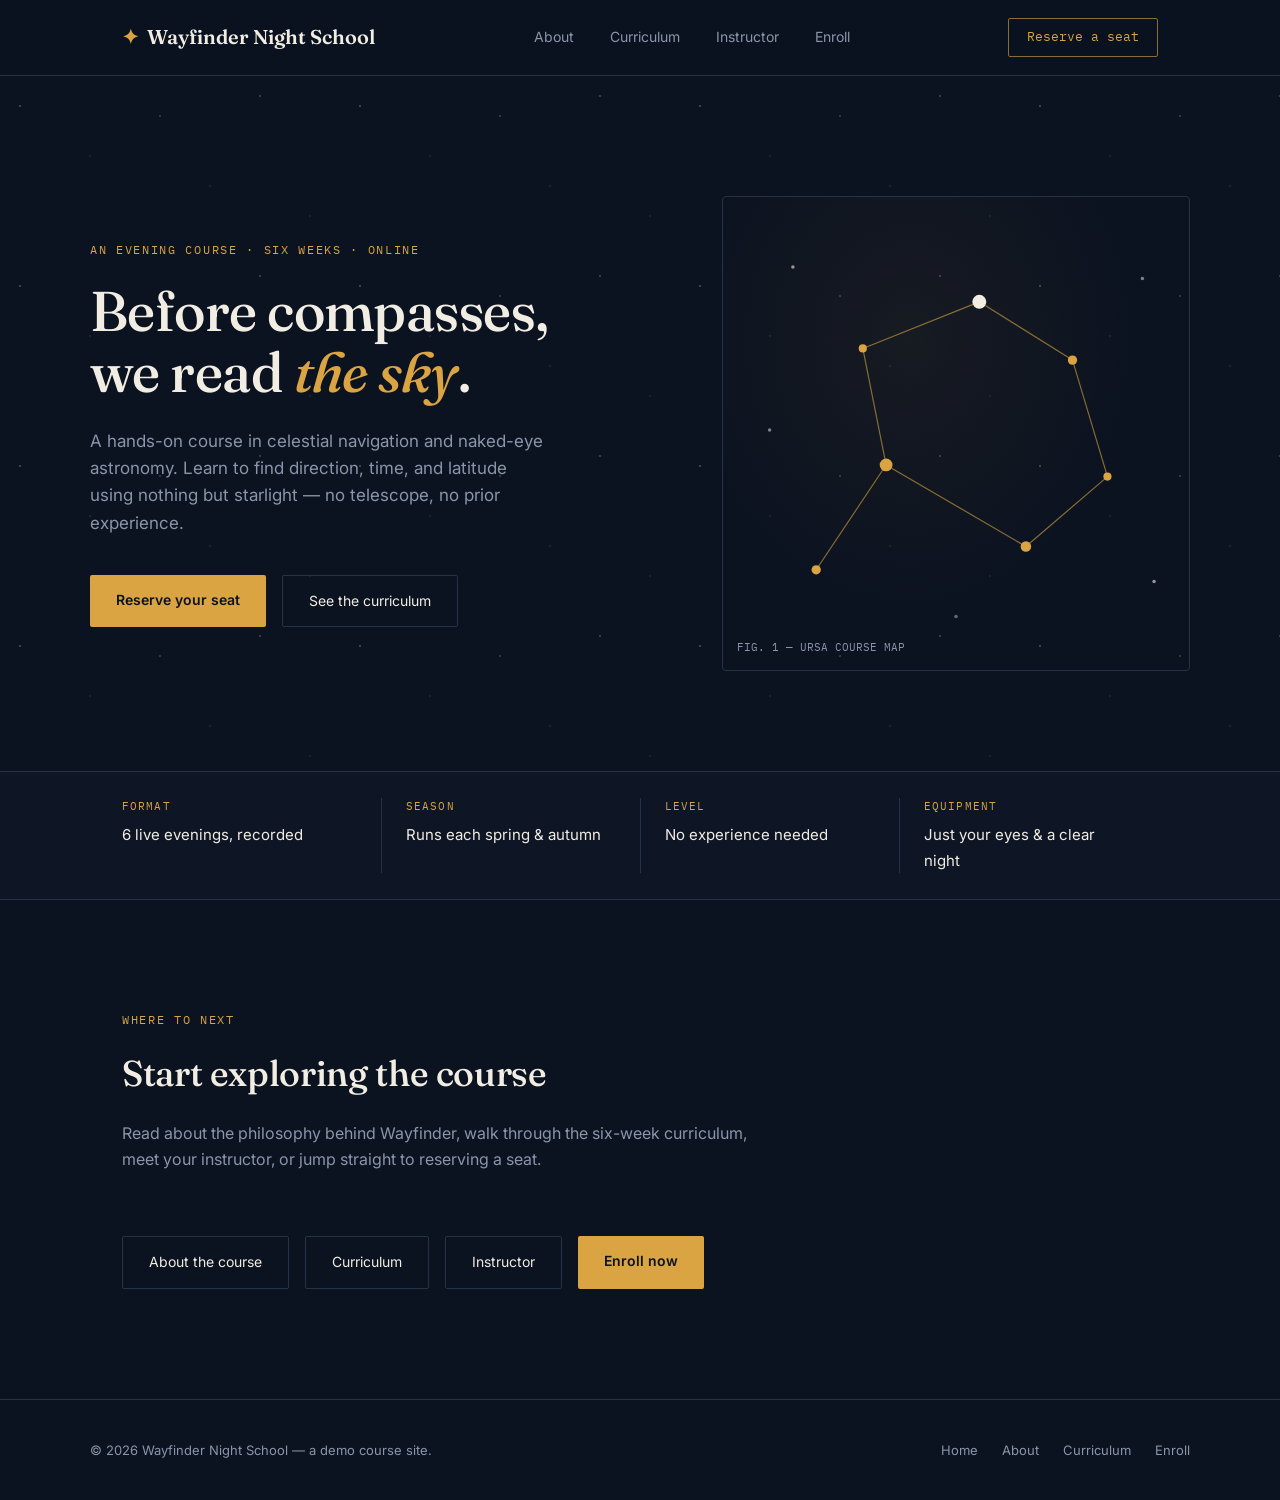
<file: wayfinder-night-school-site/index.html>
<!DOCTYPE html>
<html lang="en">
<head>
<meta charset="UTF-8">
<meta name="viewport" content="width=device-width, initial-scale=1.0">
<title>Wayfinder Night School — Celestial Navigation & Naked-Eye Astronomy</title>
<link rel="preconnect" href="https://fonts.googleapis.com">
<link rel="preconnect" href="https://fonts.gstatic.com" crossorigin>
<link href="https://fonts.googleapis.com/css2?family=Fraunces:opsz,wght@9..144,300;9..144,500;9..144,600&family=Inter:wght@400;500;600&family=IBM+Plex+Mono:wght@400;500&display=swap" rel="stylesheet">
<link rel="stylesheet" href="styles.css">
</head>
<body>

<header>
  <nav>
    <a href="index.html" class="brand"><span class="dot">✦</span> Wayfinder Night School</a>
    <div class="navlinks">
      <a href="about.html">About</a>
      <a href="curriculum.html">Curriculum</a>
      <a href="instructor.html">Instructor</a>
      <a href="enroll.html">Enroll</a>
    </div>
    <a class="nav-cta" href="enroll.html">Reserve a seat</a>
  </nav>
</header>

<section class="hero">
  <div class="stars"></div>
  <div class="hero-inner">
    <div>
      <span class="eyebrow">An evening course · six weeks · online</span>
      <h1>Before compasses,<br>we read <em>the sky</em>.</h1>
      <p class="lead">A hands-on course in celestial navigation and naked-eye astronomy. Learn to find direction, time, and latitude using nothing but starlight — no telescope, no prior experience.</p>
      <div class="cta-row">
        <a class="btn-primary" href="enroll.html">Reserve your seat</a>
        <a class="btn-ghost" href="curriculum.html">See the curriculum</a>
      </div>
    </div>
    <div class="constellation-frame">
      <svg viewBox="0 0 400 400" xmlns="http://www.w3.org/2000/svg">
        <line x1="80" y1="320" x2="140" y2="230" stroke="#8A6D34" stroke-width="1"/>
        <line x1="140" y1="230" x2="120" y2="130" stroke="#8A6D34" stroke-width="1"/>
        <line x1="120" y1="130" x2="220" y2="90" stroke="#8A6D34" stroke-width="1"/>
        <line x1="220" y1="90" x2="300" y2="140" stroke="#8A6D34" stroke-width="1"/>
        <line x1="300" y1="140" x2="330" y2="240" stroke="#8A6D34" stroke-width="1"/>
        <line x1="330" y1="240" x2="260" y2="300" stroke="#8A6D34" stroke-width="1"/>
        <line x1="260" y1="300" x2="140" y2="230" stroke="#8A6D34" stroke-width="1"/>
        <circle cx="80" cy="320" r="4" fill="#D9A441"/>
        <circle cx="140" cy="230" r="5.5" fill="#D9A441"/>
        <circle cx="120" cy="130" r="3.5" fill="#D9A441"/>
        <circle cx="220" cy="90" r="6" fill="#F2EDE3"/>
        <circle cx="300" cy="140" r="4" fill="#D9A441"/>
        <circle cx="330" cy="240" r="3.5" fill="#D9A441"/>
        <circle cx="260" cy="300" r="4.5" fill="#D9A441"/>
        <circle cx="60" cy="60" r="1.5" fill="#F2EDE3" opacity="0.6"/>
        <circle cx="360" cy="70" r="1.5" fill="#F2EDE3" opacity="0.5"/>
        <circle cx="40" cy="200" r="1.5" fill="#F2EDE3" opacity="0.5"/>
        <circle cx="370" cy="330" r="1.5" fill="#F2EDE3" opacity="0.6"/>
        <circle cx="200" cy="360" r="1.5" fill="#F2EDE3" opacity="0.4"/>
      </svg>
      <span class="frame-label">FIG. 1 — URSA COURSE MAP</span>
    </div>
  </div>
</section>

<div class="almanac">
  <div class="almanac-inner">
    <div class="almanac-item">
      <span class="k">Format</span>
      <span class="v">6 live evenings, recorded</span>
    </div>
    <div class="almanac-item">
      <span class="k">Season</span>
      <span class="v">Runs each spring & autumn</span>
    </div>
    <div class="almanac-item">
      <span class="k">Level</span>
      <span class="v">No experience needed</span>
    </div>
    <div class="almanac-item">
      <span class="k">Equipment</span>
      <span class="v">Just your eyes & a clear night</span>
    </div>
  </div>
</div>

<section>
  <div class="wrap">
    <div class="section-head">
      <span class="eyebrow">Where to next</span>
      <h2>Start exploring the course</h2>
      <p>Read about the philosophy behind Wayfinder, walk through the six-week curriculum, meet your instructor, or jump straight to reserving a seat.</p>
    </div>
    <div class="cta-row">
      <a class="btn-ghost" href="about.html">About the course</a>
      <a class="btn-ghost" href="curriculum.html">Curriculum</a>
      <a class="btn-ghost" href="instructor.html">Instructor</a>
      <a class="btn-primary" href="enroll.html">Enroll now</a>
    </div>
  </div>
</section>

<footer>
  <div class="footer-inner">
    <span>© 2026 Wayfinder Night School — a demo course site.</span>
    <div class="flinks">
      <a href="index.html">Home</a>
      <a href="about.html">About</a>
      <a href="curriculum.html">Curriculum</a>
      <a href="enroll.html">Enroll</a>
    </div>
  </div>
</footer>

</body>
</html>
</file>
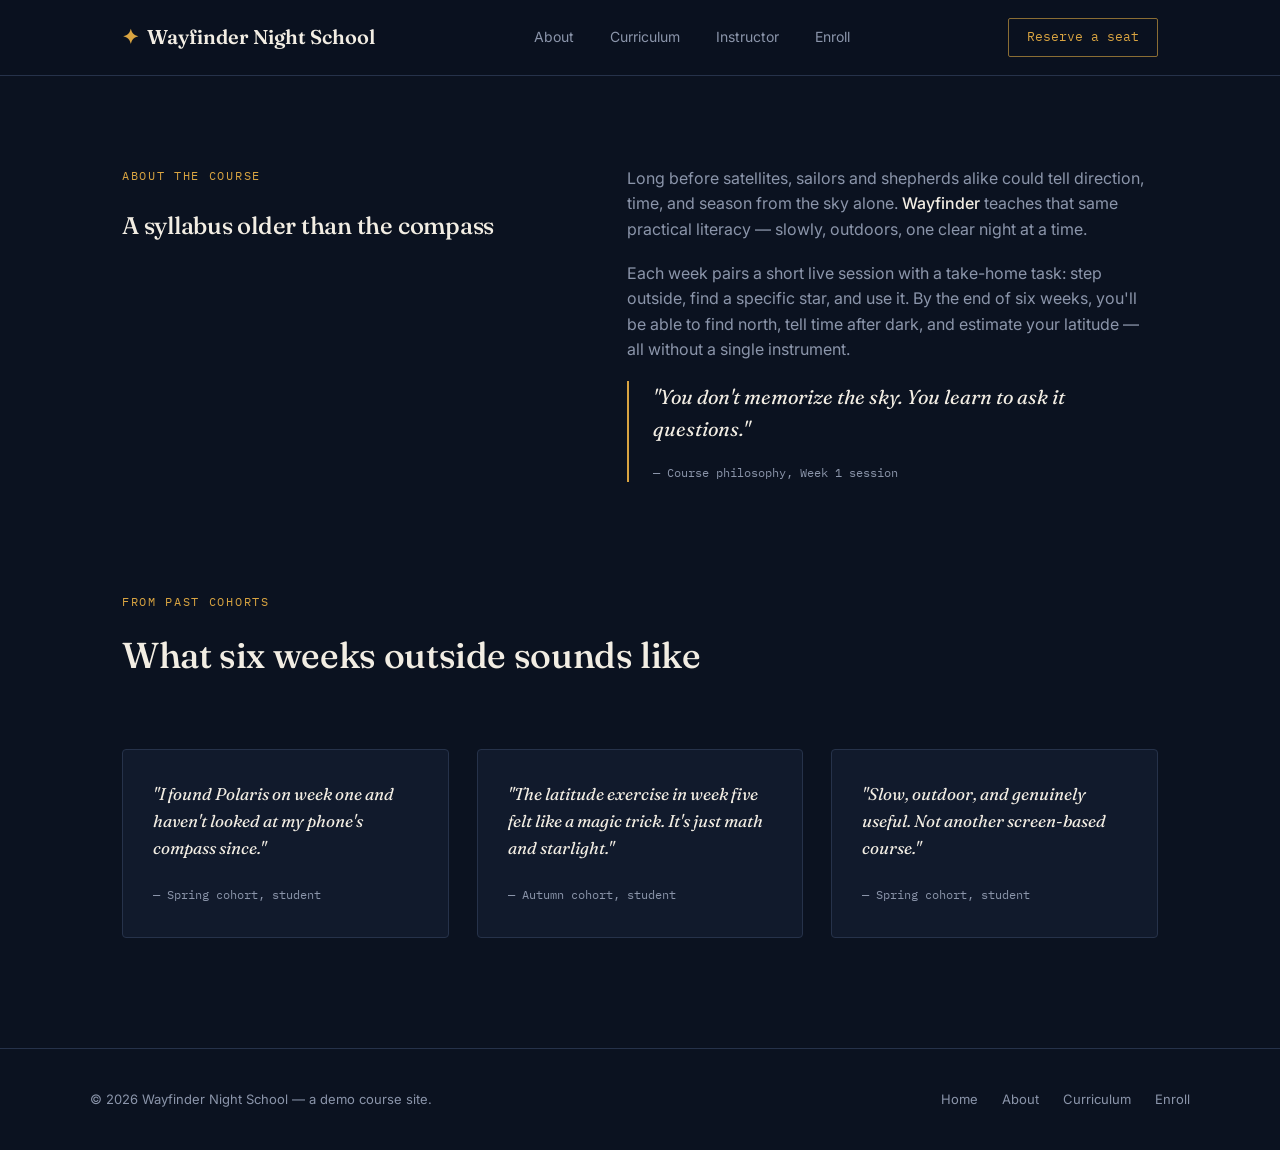
<file: wayfinder-night-school-site/about.html>
<!DOCTYPE html>
<html lang="en">
<head>
<meta charset="UTF-8">
<meta name="viewport" content="width=device-width, initial-scale=1.0">
<title>About — Wayfinder Night School</title>
<link rel="preconnect" href="https://fonts.googleapis.com">
<link rel="preconnect" href="https://fonts.gstatic.com" crossorigin>
<link href="https://fonts.googleapis.com/css2?family=Fraunces:opsz,wght@9..144,300;9..144,500;9..144,600&family=Inter:wght@400;500;600&family=IBM+Plex+Mono:wght@400;500&display=swap" rel="stylesheet">
<link rel="stylesheet" href="styles.css">
</head>
<body>

<header>
  <nav>
    <a href="index.html" class="brand"><span class="dot">✦</span> Wayfinder Night School</a>
    <div class="navlinks">
      <a href="about.html">About</a>
      <a href="curriculum.html">Curriculum</a>
      <a href="instructor.html">Instructor</a>
      <a href="enroll.html">Enroll</a>
    </div>
    <a class="nav-cta" href="enroll.html">Reserve a seat</a>
  </nav>
</header>

<section style="padding-top:90px;">
  <div class="wrap">
    <div class="about-grid">
      <div>
        <span class="eyebrow">About the course</span>
        <h2>A syllabus older than the compass</h2>
      </div>
      <div>
        <p>Long before satellites, sailors and shepherds alike could tell direction, time, and season from the sky alone. <strong>Wayfinder</strong> teaches that same practical literacy — slowly, outdoors, one clear night at a time.</p>
        <p>Each week pairs a short live session with a take-home task: step outside, find a specific star, and use it. By the end of six weeks, you'll be able to find north, tell time after dark, and estimate your latitude — all without a single instrument.</p>
        <div class="quote-block">
          <p>"You don't memorize the sky. You learn to ask it questions."</p>
          <span>— Course philosophy, Week 1 session</span>
        </div>
      </div>
    </div>
  </div>
</section>

<section style="padding-top:0;">
  <div class="wrap">
    <div class="section-head">
      <span class="eyebrow">From past cohorts</span>
      <h2>What six weeks outside sounds like</h2>
    </div>
    <div class="testimonials">
      <div class="t-card">
        <p class="q">"I found Polaris on week one and haven't looked at my phone's compass since."</p>
        <span class="who">— Spring cohort, student</span>
      </div>
      <div class="t-card">
        <p class="q">"The latitude exercise in week five felt like a magic trick. It's just math and starlight."</p>
        <span class="who">— Autumn cohort, student</span>
      </div>
      <div class="t-card">
        <p class="q">"Slow, outdoor, and genuinely useful. Not another screen-based course."</p>
        <span class="who">— Spring cohort, student</span>
      </div>
    </div>
  </div>
</section>

<footer>
  <div class="footer-inner">
    <span>© 2026 Wayfinder Night School — a demo course site.</span>
    <div class="flinks">
      <a href="index.html">Home</a>
      <a href="about.html">About</a>
      <a href="curriculum.html">Curriculum</a>
      <a href="enroll.html">Enroll</a>
    </div>
  </div>
</footer>

</body>
</html>
</file>
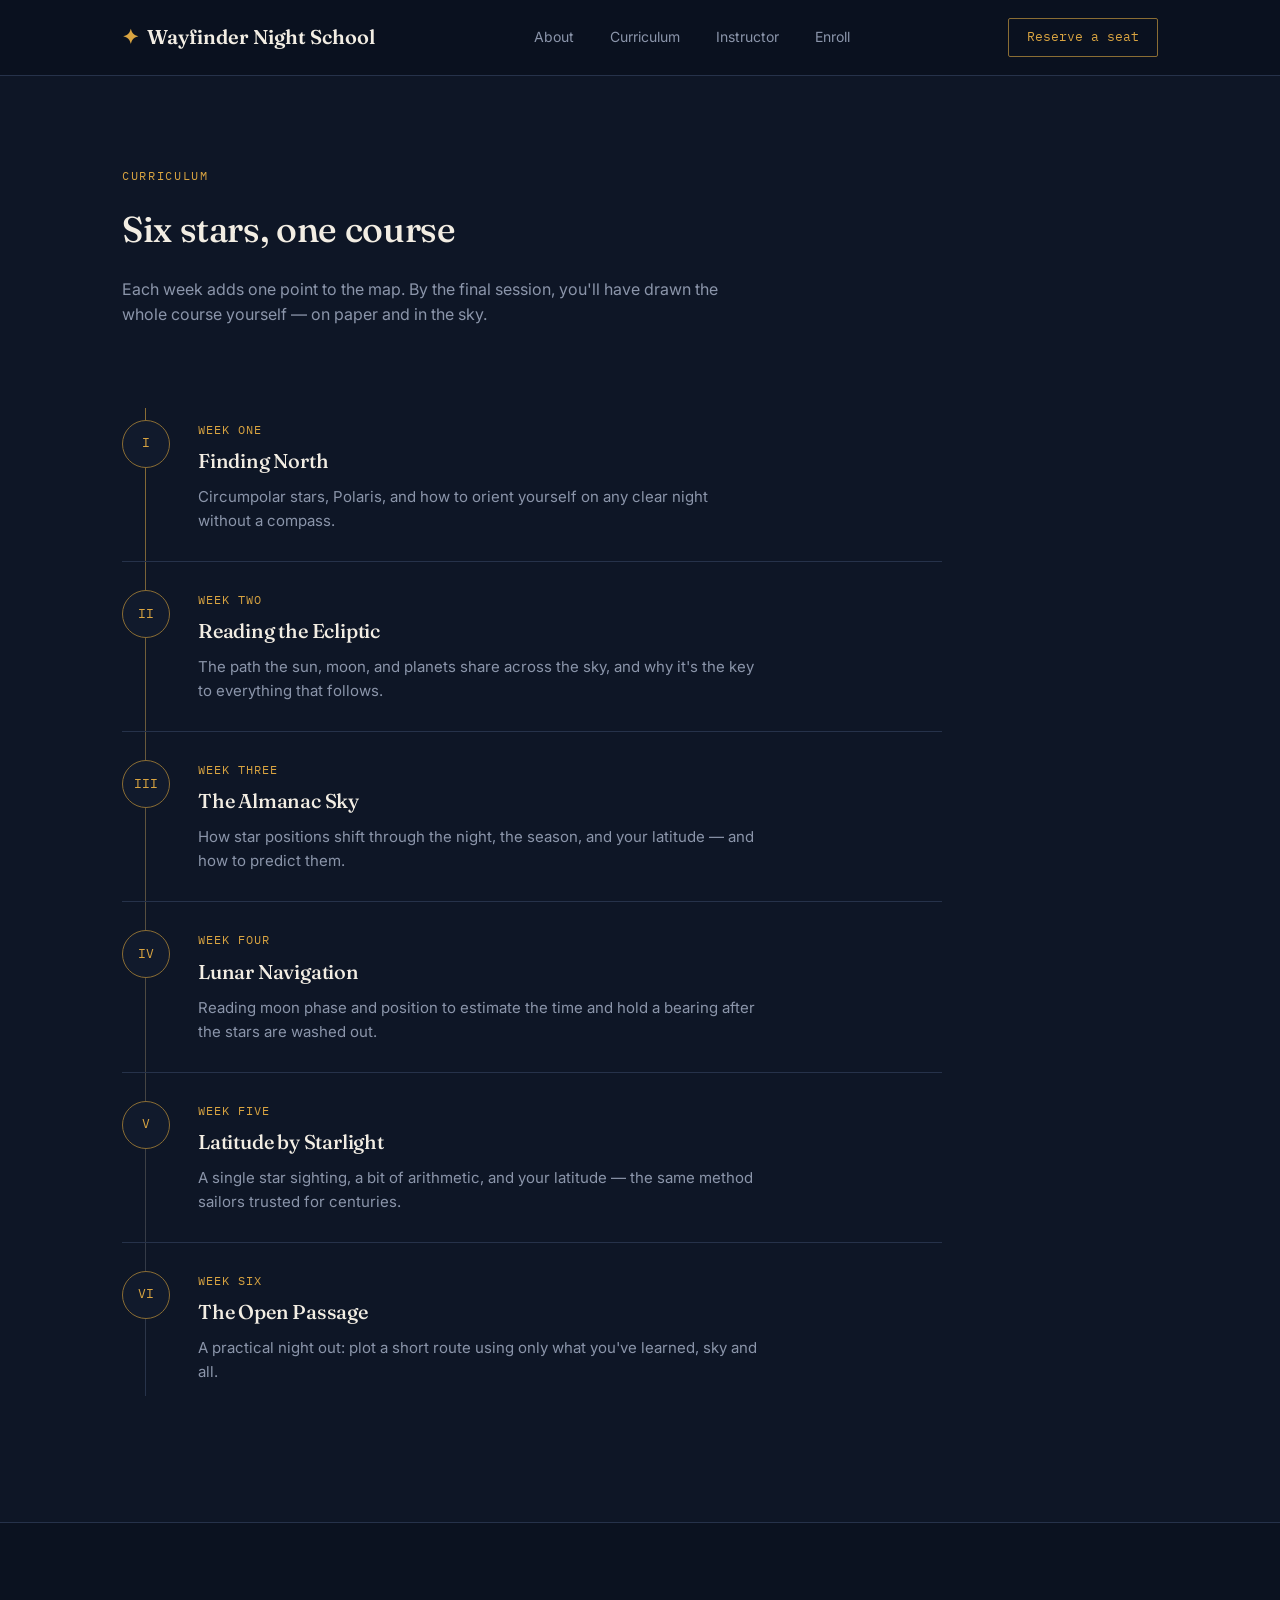
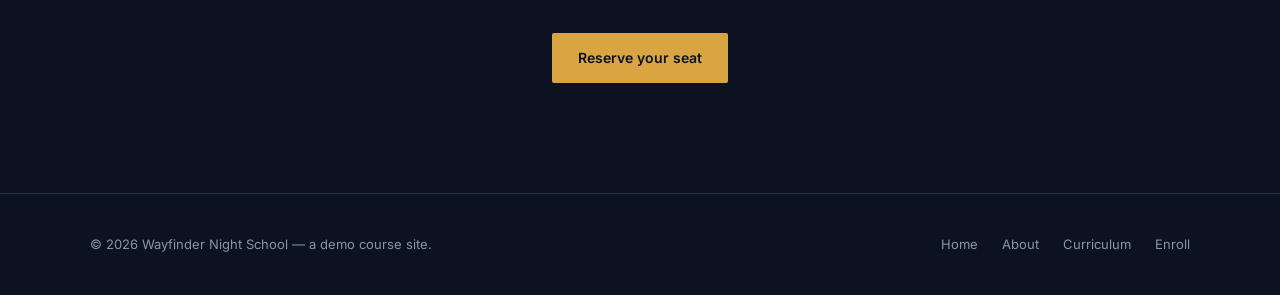
<file: wayfinder-night-school-site/curriculum.html>
<!DOCTYPE html>
<html lang="en">
<head>
<meta charset="UTF-8">
<meta name="viewport" content="width=device-width, initial-scale=1.0">
<title>Curriculum — Wayfinder Night School</title>
<link rel="preconnect" href="https://fonts.googleapis.com">
<link rel="preconnect" href="https://fonts.gstatic.com" crossorigin>
<link href="https://fonts.googleapis.com/css2?family=Fraunces:opsz,wght@9..144,300;9..144,500;9..144,600&family=Inter:wght@400;500;600&family=IBM+Plex+Mono:wght@400;500&display=swap" rel="stylesheet">
<link rel="stylesheet" href="styles.css">
</head>
<body>

<header>
  <nav>
    <a href="index.html" class="brand"><span class="dot">✦</span> Wayfinder Night School</a>
    <div class="navlinks">
      <a href="about.html">About</a>
      <a href="curriculum.html">Curriculum</a>
      <a href="instructor.html">Instructor</a>
      <a href="enroll.html">Enroll</a>
    </div>
    <a class="nav-cta" href="enroll.html">Reserve a seat</a>
  </nav>
</header>

<section class="curriculum" style="padding-top:90px; border-top:none;">
  <div class="wrap">
    <div class="section-head">
      <span class="eyebrow">Curriculum</span>
      <h2>Six stars, one course</h2>
      <p>Each week adds one point to the map. By the final session, you'll have drawn the whole course yourself — on paper and in the sky.</p>
    </div>
    <div class="const-list">
      <div class="const-item">
        <div class="const-node">I</div>
        <div>
          <h3><span>Week One</span>Finding North</h3>
          <p>Circumpolar stars, Polaris, and how to orient yourself on any clear night without a compass.</p>
        </div>
      </div>
      <div class="const-item">
        <div class="const-node">II</div>
        <div>
          <h3><span>Week Two</span>Reading the Ecliptic</h3>
          <p>The path the sun, moon, and planets share across the sky, and why it's the key to everything that follows.</p>
        </div>
      </div>
      <div class="const-item">
        <div class="const-node">III</div>
        <div>
          <h3><span>Week Three</span>The Almanac Sky</h3>
          <p>How star positions shift through the night, the season, and your latitude — and how to predict them.</p>
        </div>
      </div>
      <div class="const-item">
        <div class="const-node">IV</div>
        <div>
          <h3><span>Week Four</span>Lunar Navigation</h3>
          <p>Reading moon phase and position to estimate the time and hold a bearing after the stars are washed out.</p>
        </div>
      </div>
      <div class="const-item">
        <div class="const-node">V</div>
        <div>
          <h3><span>Week Five</span>Latitude by Starlight</h3>
          <p>A single star sighting, a bit of arithmetic, and your latitude — the same method sailors trusted for centuries.</p>
        </div>
      </div>
      <div class="const-item">
        <div class="const-node">VI</div>
        <div>
          <h3><span>Week Six</span>The Open Passage</h3>
          <p>A practical night out: plot a short route using only what you've learned, sky and all.</p>
        </div>
      </div>
    </div>
  </div>
</section>

<section style="text-align:center;">
  <div class="wrap">
    <a class="btn-primary" href="enroll.html">Reserve your seat</a>
  </div>
</section>

<footer>
  <div class="footer-inner">
    <span>© 2026 Wayfinder Night School — a demo course site.</span>
    <div class="flinks">
      <a href="index.html">Home</a>
      <a href="about.html">About</a>
      <a href="curriculum.html">Curriculum</a>
      <a href="enroll.html">Enroll</a>
    </div>
  </div>
</footer>

</body>
</html>
</file>
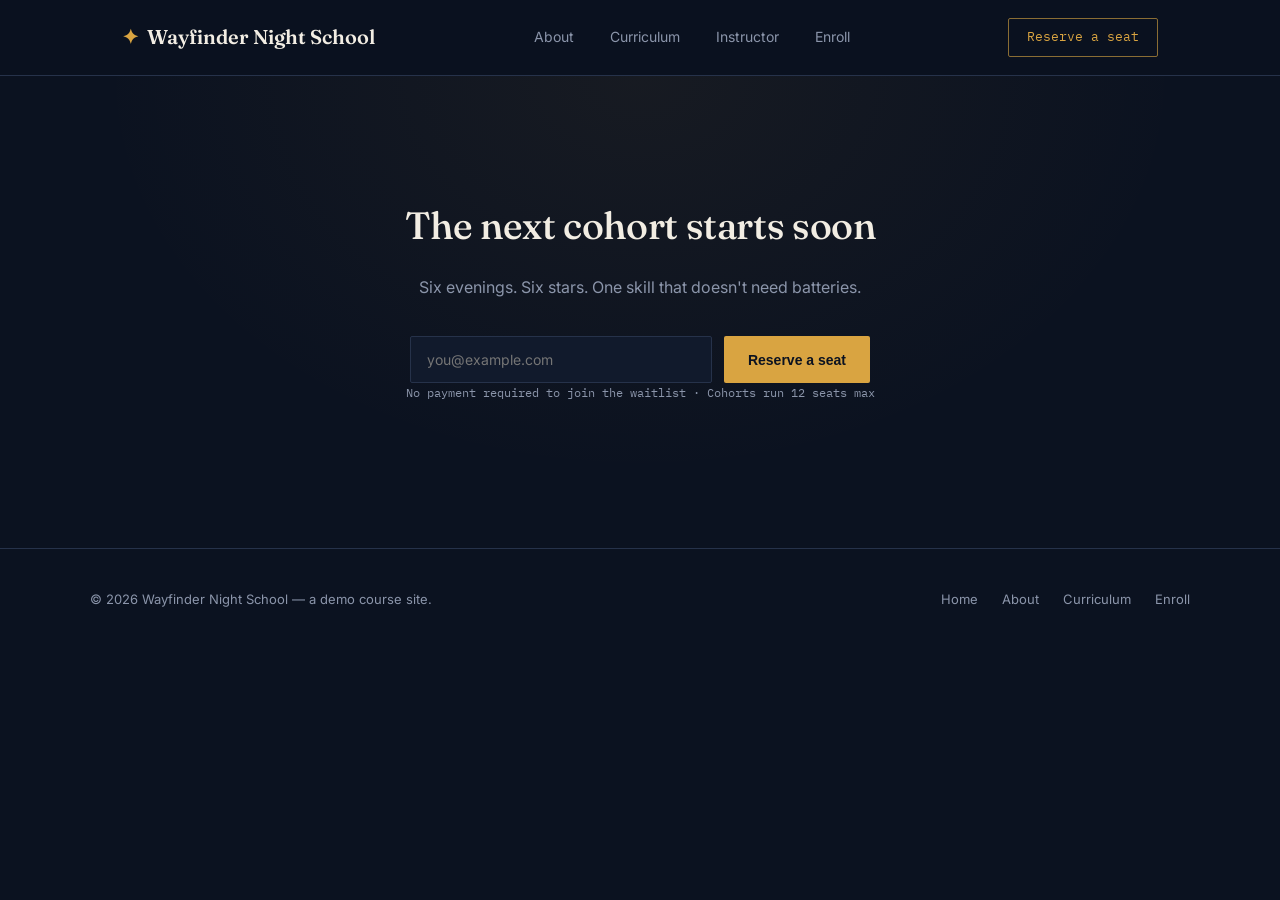
<file: wayfinder-night-school-site/enroll.html>
<!DOCTYPE html>
<html lang="en">
<head>
<meta charset="UTF-8">
<meta name="viewport" content="width=device-width, initial-scale=1.0">
<title>Enroll — Wayfinder Night School</title>
<link rel="preconnect" href="https://fonts.googleapis.com">
<link rel="preconnect" href="https://fonts.gstatic.com" crossorigin>
<link href="https://fonts.googleapis.com/css2?family=Fraunces:opsz,wght@9..144,300;9..144,500;9..144,600&family=Inter:wght@400;500;600&family=IBM+Plex+Mono:wght@400;500&display=swap" rel="stylesheet">
<link rel="stylesheet" href="styles.css">
</head>
<body>

<header>
  <nav>
    <a href="index.html" class="brand"><span class="dot">✦</span> Wayfinder Night School</a>
    <div class="navlinks">
      <a href="about.html">About</a>
      <a href="curriculum.html">Curriculum</a>
      <a href="instructor.html">Instructor</a>
      <a href="enroll.html">Enroll</a>
    </div>
    <a class="nav-cta" href="enroll.html">Reserve a seat</a>
  </nav>
</header>

<section class="enroll" style="padding-top:120px; border-top:none;">
  <div class="wrap">
    <h2>The next cohort starts soon</h2>
    <p>Six evenings. Six stars. One skill that doesn't need batteries.</p>
    <form class="enroll-form" onsubmit="event.preventDefault(); this.querySelector('button').textContent='Seat reserved ✦';">
      <input type="email" placeholder="you@example.com" required>
      <button type="submit">Reserve a seat</button>
    </form>
    <p class="enroll-note">No payment required to join the waitlist · Cohorts run 12 seats max</p>
  </div>
</section>

<footer>
  <div class="footer-inner">
    <span>© 2026 Wayfinder Night School — a demo course site.</span>
    <div class="flinks">
      <a href="index.html">Home</a>
      <a href="about.html">About</a>
      <a href="curriculum.html">Curriculum</a>
      <a href="enroll.html">Enroll</a>
    </div>
  </div>
</footer>

</body>
</html>
</file>
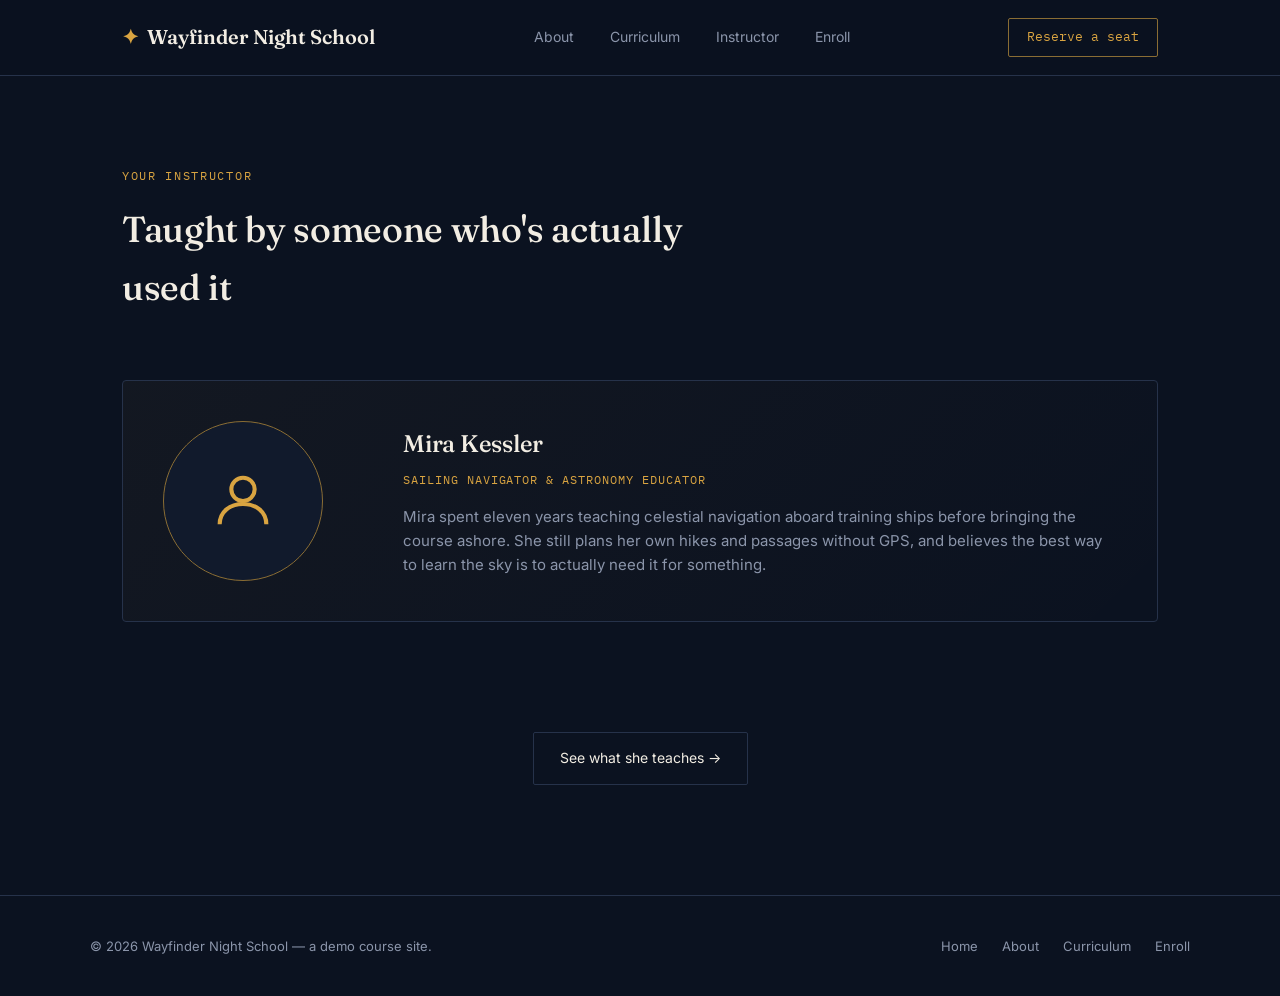
<file: wayfinder-night-school-site/instructor.html>
<!DOCTYPE html>
<html lang="en">
<head>
<meta charset="UTF-8">
<meta name="viewport" content="width=device-width, initial-scale=1.0">
<title>Instructor — Wayfinder Night School</title>
<link rel="preconnect" href="https://fonts.googleapis.com">
<link rel="preconnect" href="https://fonts.gstatic.com" crossorigin>
<link href="https://fonts.googleapis.com/css2?family=Fraunces:opsz,wght@9..144,300;9..144,500;9..144,600&family=Inter:wght@400;500;600&family=IBM+Plex+Mono:wght@400;500&display=swap" rel="stylesheet">
<link rel="stylesheet" href="styles.css">
</head>
<body>

<header>
  <nav>
    <a href="index.html" class="brand"><span class="dot">✦</span> Wayfinder Night School</a>
    <div class="navlinks">
      <a href="about.html">About</a>
      <a href="curriculum.html">Curriculum</a>
      <a href="instructor.html">Instructor</a>
      <a href="enroll.html">Enroll</a>
    </div>
    <a class="nav-cta" href="enroll.html">Reserve a seat</a>
  </nav>
</header>

<section style="padding-top:90px;">
  <div class="wrap">
    <div class="section-head">
      <span class="eyebrow">Your instructor</span>
      <h2>Taught by someone who's actually used it</h2>
    </div>
    <div class="instructor-card">
      <div class="avatar">
        <svg width="70" height="70" viewBox="0 0 24 24" fill="none">
          <circle cx="12" cy="8" r="4" stroke="#D9A441" stroke-width="1.4"/>
          <path d="M4 20c0-4.4 3.6-7 8-7s8 2.6 8 7" stroke="#D9A441" stroke-width="1.4"/>
        </svg>
      </div>
      <div>
        <h3>Mira Kessler</h3>
        <span class="role">Sailing navigator & astronomy educator</span>
        <p>Mira spent eleven years teaching celestial navigation aboard training ships before bringing the course ashore. She still plans her own hikes and passages without GPS, and believes the best way to learn the sky is to actually need it for something.</p>
      </div>
    </div>
  </div>
</section>

<section style="text-align:center; padding-top:0;">
  <div class="wrap">
    <a class="btn-ghost" href="curriculum.html">See what she teaches →</a>
  </div>
</section>

<footer>
  <div class="footer-inner">
    <span>© 2026 Wayfinder Night School — a demo course site.</span>
    <div class="flinks">
      <a href="index.html">Home</a>
      <a href="about.html">About</a>
      <a href="curriculum.html">Curriculum</a>
      <a href="enroll.html">Enroll</a>
    </div>
  </div>
</footer>

</body>
</html>
</file>
<file: wayfinder-night-school-site/styles.css>
:root{
    --night:#0B1220;
    --panel:#111A2C;
    --panel-2:#0E1626;
    --gold:#D9A441;
    --gold-dim:#8A6D34;
    --cream:#F2EDE3;
    --slate:#8B95AA;
    --line:#26324A;
  }
  *{box-sizing:border-box; margin:0; padding:0;}
  html{scroll-behavior:smooth;}
  body{
    background:var(--night);
    color:var(--cream);
    font-family:'Inter', sans-serif;
    line-height:1.6;
    overflow-x:hidden;
  }
  h1,h2,h3{ font-family:'Fraunces', serif; font-weight:500; letter-spacing:-0.01em;}
  .mono{ font-family:'IBM Plex Mono', monospace; letter-spacing:0.02em; }
  a{color:inherit; text-decoration:none;}
  .wrap{ max-width:1100px; margin:0 auto; padding:0 32px; }

  /* subtle noise/star texture */
  .stars{
    position:absolute; inset:0; z-index:0;
    background-image: radial-gradient(1.5px 1.5px at 20px 30px, rgba(242,237,227,0.5), transparent),
                       radial-gradient(1px 1px at 90px 80px, rgba(242,237,227,0.35), transparent),
                       radial-gradient(1.5px 1.5px at 160px 40px, rgba(242,237,227,0.4), transparent),
                       radial-gradient(1px 1px at 210px 110px, rgba(242,237,227,0.3), transparent),
                       radial-gradient(1.5px 1.5px at 260px 20px, rgba(242,237,227,0.45), transparent),
                       radial-gradient(1px 1px at 310px 140px, rgba(242,237,227,0.3), transparent);
    background-repeat:repeat; background-size:340px 180px;
    opacity:0.8;
  }

  /* ---------- Nav ---------- */
  header{
    position:sticky; top:0; z-index:50;
    background:rgba(11,18,32,0.85);
    backdrop-filter:blur(8px);
    border-bottom:1px solid var(--line);
  }
  nav{
    display:flex; align-items:center; justify-content:space-between;
    max-width:1100px; margin:0 auto; padding:18px 32px;
  }
  .brand{ font-family:'Fraunces', serif; font-size:20px; font-weight:600; color:var(--cream); display:flex; align-items:center; gap:8px;}
  .brand .dot{ color:var(--gold); }
  .navlinks{ display:flex; gap:36px; font-size:14px; color:var(--slate); }
  .navlinks a:hover{ color:var(--cream); }
  .nav-cta{
    border:1px solid var(--gold-dim); color:var(--gold);
    padding:8px 18px; border-radius:2px; font-size:13px;
    font-family:'IBM Plex Mono', monospace;
    transition:all .2s ease;
  }
  .nav-cta:hover{ background:var(--gold); color:var(--night); }

  /* ---------- Hero ---------- */
  .hero{
    position:relative;
    padding:120px 32px 100px;
    overflow:hidden;
    border-bottom:1px solid var(--line);
  }
  .hero-inner{
    max-width:1100px; margin:0 auto; position:relative; z-index:2;
    display:grid; grid-template-columns: 1.1fr 0.9fr; gap:60px; align-items:center;
  }
  .eyebrow{
    font-family:'IBM Plex Mono', monospace; font-size:12px; letter-spacing:0.14em;
    text-transform:uppercase; color:var(--gold); margin-bottom:22px; display:block;
  }
  .hero h1{
    font-size:56px; line-height:1.08; color:var(--cream); margin-bottom:26px;
  }
  .hero h1 em{ font-style:italic; color:var(--gold); }
  .hero p.lead{
    color:var(--slate); font-size:17px; max-width:460px; margin-bottom:38px;
  }
  .cta-row{ display:flex; gap:16px; flex-wrap:wrap; }
  .btn-primary{
    background:var(--gold); color:var(--night); font-weight:600;
    padding:14px 26px; border-radius:2px; font-size:14px;
    display:inline-block; transition:transform .2s ease, background .2s ease;
  }
  .btn-primary:hover{ transform:translateY(-2px); background:#e8b757; }
  .btn-ghost{
    border:1px solid var(--line); color:var(--cream);
    padding:14px 26px; border-radius:2px; font-size:14px;
    display:inline-block; transition:border-color .2s ease;
  }
  .btn-ghost:hover{ border-color:var(--gold); }

  .constellation-frame{
    position:relative; aspect-ratio:1/1; border:1px solid var(--line);
    border-radius:4px; background:radial-gradient(ellipse at 40% 30%, rgba(217,164,65,0.06), transparent 60%);
  }
  .constellation-frame svg{ width:100%; height:100%; }
  .frame-label{
    position:absolute; bottom:14px; left:14px; font-size:11px; color:var(--slate);
    font-family:'IBM Plex Mono', monospace;
  }

  /* ---------- Almanac strip ---------- */
  .almanac{
    border-bottom:1px solid var(--line);
    background:var(--panel-2);
  }
  .almanac-inner{
    max-width:1100px; margin:0 auto; padding:26px 32px;
    display:grid; grid-template-columns:repeat(4, 1fr);
  }
  .almanac-item{
    padding:0 24px; border-left:1px solid var(--line);
  }
  .almanac-item:first-child{ border-left:none; padding-left:0; }
  .almanac-item .k{
    font-family:'IBM Plex Mono', monospace; font-size:11px; color:var(--gold);
    text-transform:uppercase; letter-spacing:0.1em; display:block; margin-bottom:6px;
  }
  .almanac-item .v{ font-size:15px; color:var(--cream); }

  /* ---------- Section generic ---------- */
  section{ padding:110px 32px; position:relative; }
  .section-head{ max-width:640px; margin-bottom:64px; }
  .section-head .eyebrow{ margin-bottom:16px; }
  .section-head h2{ font-size:36px; color:var(--cream); margin-bottom:18px; }
  .section-head p{ color:var(--slate); font-size:16px; }

  /* ---------- About ---------- */
  .about-grid{
    display:grid; grid-template-columns:0.9fr 1.1fr; gap:70px; align-items:start;
  }
  .about-grid p{ color:var(--slate); margin-bottom:18px; font-size:16px; }
  .about-grid p strong{ color:var(--cream); font-weight:500; }
  .quote-block{
    border-left:2px solid var(--gold); padding-left:24px; margin-top:8px;
  }
  .quote-block p{ font-family:'Fraunces', serif; font-style:italic; font-size:20px; color:var(--cream); }
  .quote-block span{ font-family:'IBM Plex Mono', monospace; font-size:12px; color:var(--slate); display:block; margin-top:12px; }

  /* ---------- Curriculum: constellation list ---------- */
  .curriculum{ background:var(--panel-2); border-top:1px solid var(--line); border-bottom:1px solid var(--line); }
  .const-list{
    position:relative;
    max-width:820px;
  }
  .const-list::before{
    content:''; position:absolute; left:23px; top:16px; bottom:16px;
    width:1px; background:linear-gradient(to bottom, var(--gold-dim), var(--line));
  }
  .const-item{
    position:relative; display:grid; grid-template-columns:48px 1fr; gap:28px;
    padding:28px 0; border-bottom:1px solid var(--line);
  }
  .const-item:last-child{ border-bottom:none; }
  .const-node{
    width:48px; height:48px; border-radius:50%;
    background:var(--panel); border:1px solid var(--gold-dim);
    display:flex; align-items:center; justify-content:center;
    font-family:'IBM Plex Mono', monospace; color:var(--gold); font-size:13px;
    position:relative; z-index:2;
  }
  .const-item h3{ font-size:20px; color:var(--cream); margin-bottom:8px; }
  .const-item h3 span{ color:var(--gold); font-family:'IBM Plex Mono', monospace; font-size:12px; font-weight:400; display:block; margin-bottom:6px; letter-spacing:0.08em; text-transform:uppercase;}
  .const-item p{ color:var(--slate); font-size:15px; max-width:560px; }

  /* ---------- Instructor ---------- */
  .instructor-card{
    display:grid; grid-template-columns:200px 1fr; gap:40px; align-items:center;
    border:1px solid var(--line); border-radius:4px; padding:40px;
    background:linear-gradient(135deg, rgba(217,164,65,0.04), transparent);
  }
  .avatar{
    width:160px; height:160px; border-radius:50%;
    background:var(--panel); border:1px solid var(--gold-dim);
    display:flex; align-items:center; justify-content:center;
  }
  .instructor-card h3{ font-size:24px; color:var(--cream); margin-bottom:6px; }
  .instructor-card .role{ font-family:'IBM Plex Mono', monospace; font-size:12px; color:var(--gold); text-transform:uppercase; letter-spacing:0.08em; margin-bottom:16px; display:block;}
  .instructor-card p{ color:var(--slate); font-size:15px; }

  /* ---------- Testimonials ---------- */
  .testimonials{ display:grid; grid-template-columns:repeat(3, 1fr); gap:28px; }
  .t-card{
    border:1px solid var(--line); padding:30px; border-radius:4px; background:var(--panel);
  }
  .t-card p.q{ font-family:'Fraunces', serif; font-style:italic; color:var(--cream); font-size:17px; margin-bottom:20px; }
  .t-card .who{ font-family:'IBM Plex Mono', monospace; font-size:12px; color:var(--slate); }

  /* ---------- Enroll / Footer ---------- */
  .enroll{
    text-align:center; border-top:1px solid var(--line);
    background:radial-gradient(ellipse at 50% 0%, rgba(217,164,65,0.06), transparent 60%);
  }
  .enroll h2{ font-size:38px; margin-bottom:18px; }
  .enroll p{ color:var(--slate); max-width:480px; margin:0 auto 36px; }
  .enroll-form{
    display:flex; justify-content:center; gap:12px; max-width:460px; margin:0 auto; flex-wrap:wrap;
  }
  .enroll-form input{
    flex:1; min-width:220px; background:var(--panel); border:1px solid var(--line);
    color:var(--cream); padding:14px 16px; border-radius:2px; font-family:'Inter'; font-size:14px;
  }
  .enroll-form input:focus{ outline:none; border-color:var(--gold); }
  .enroll-form button{
    background:var(--gold); color:var(--night); border:none; padding:14px 24px;
    border-radius:2px; font-weight:600; font-size:14px; cursor:pointer;
  }
  .enroll-note{ font-family:'IBM Plex Mono', monospace; font-size:12px; color:var(--slate); margin-top:18px; }

  footer{
    border-top:1px solid var(--line); padding:40px 32px;
  }
  .footer-inner{
    max-width:1100px; margin:0 auto; display:flex; justify-content:space-between;
    flex-wrap:wrap; gap:20px; color:var(--slate); font-size:13px;
  }
  .footer-inner .flinks{ display:flex; gap:24px; }
  .footer-inner a:hover{ color:var(--cream); }

  @media (max-width: 860px){
    .hero-inner, .about-grid, .instructor-card{ grid-template-columns:1fr; }
    .almanac-inner{ grid-template-columns:repeat(2,1fr); row-gap:20px; }
    .almanac-item{ border-left:none; padding-left:0; }
    .testimonials{ grid-template-columns:1fr; }
    .hero h1{ font-size:38px; }
    .navlinks{ display:none; }
    section{ padding:70px 20px; }
  }
</file>
